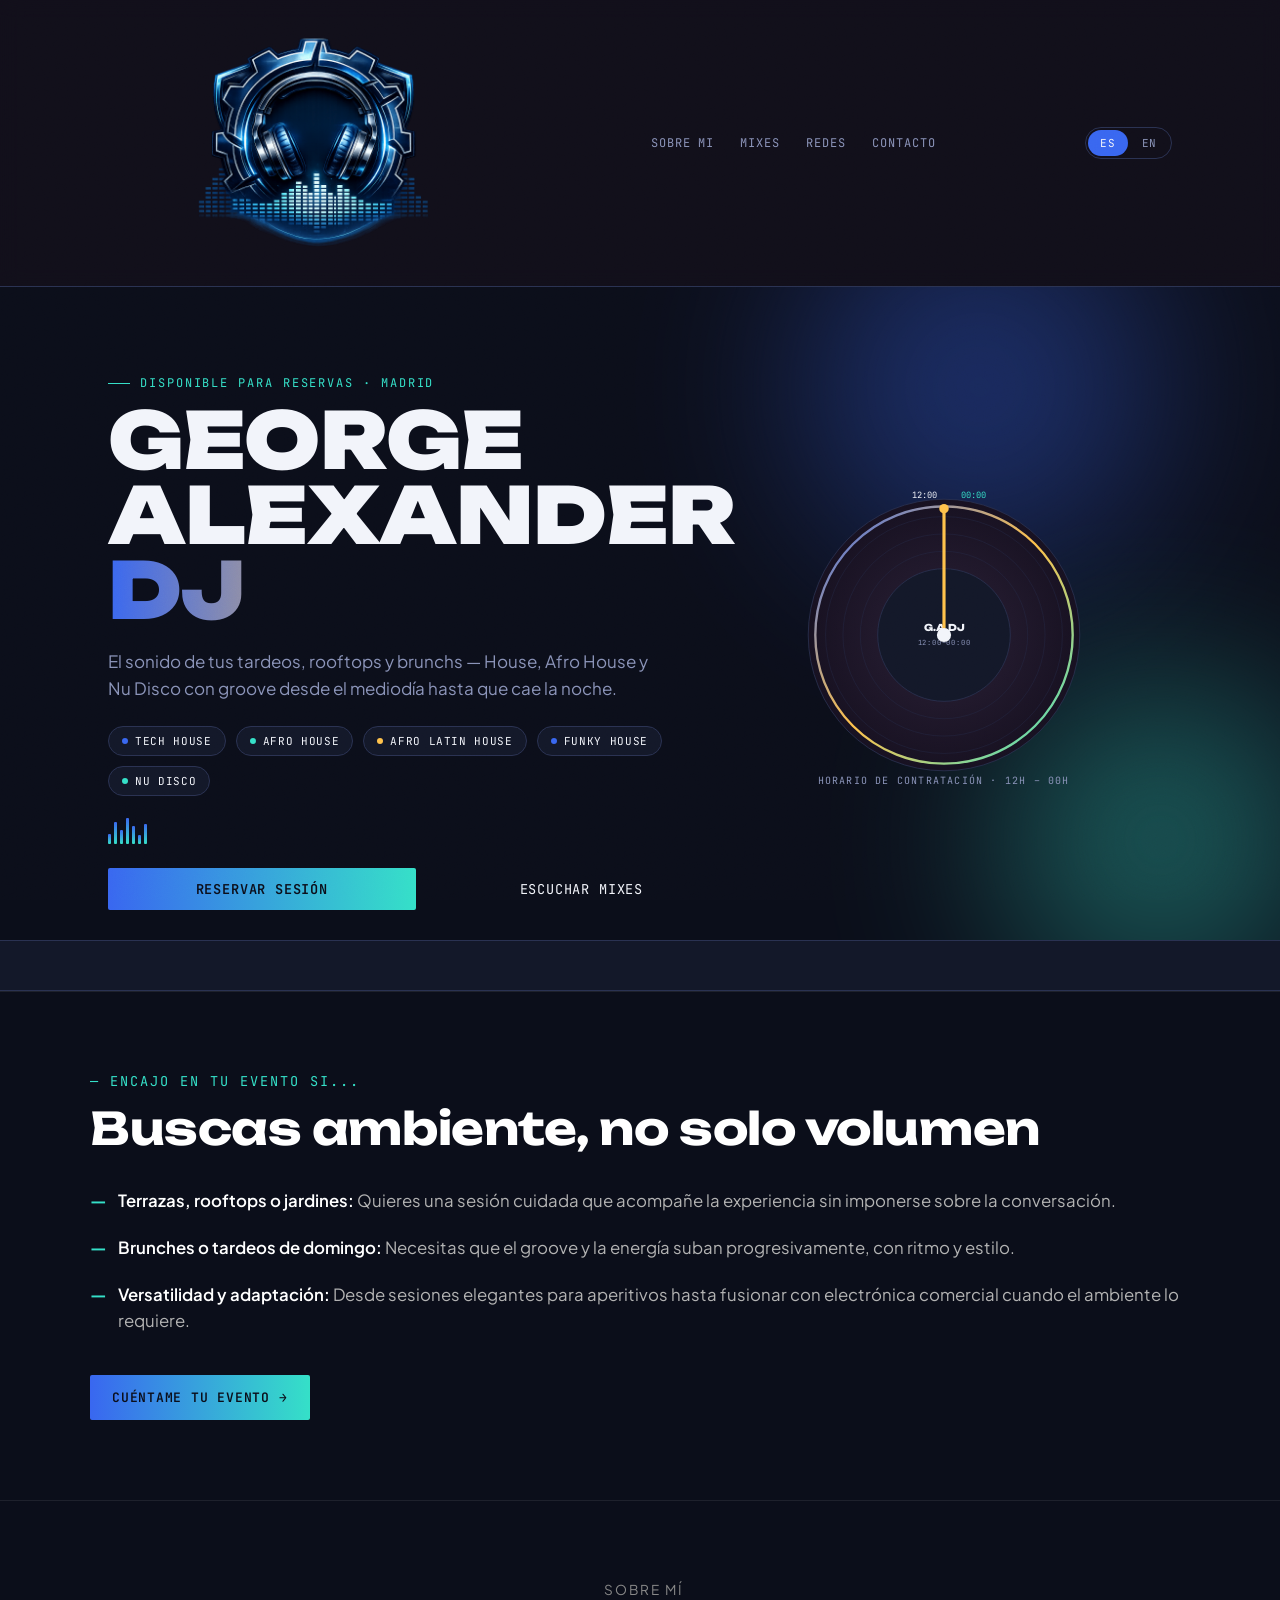
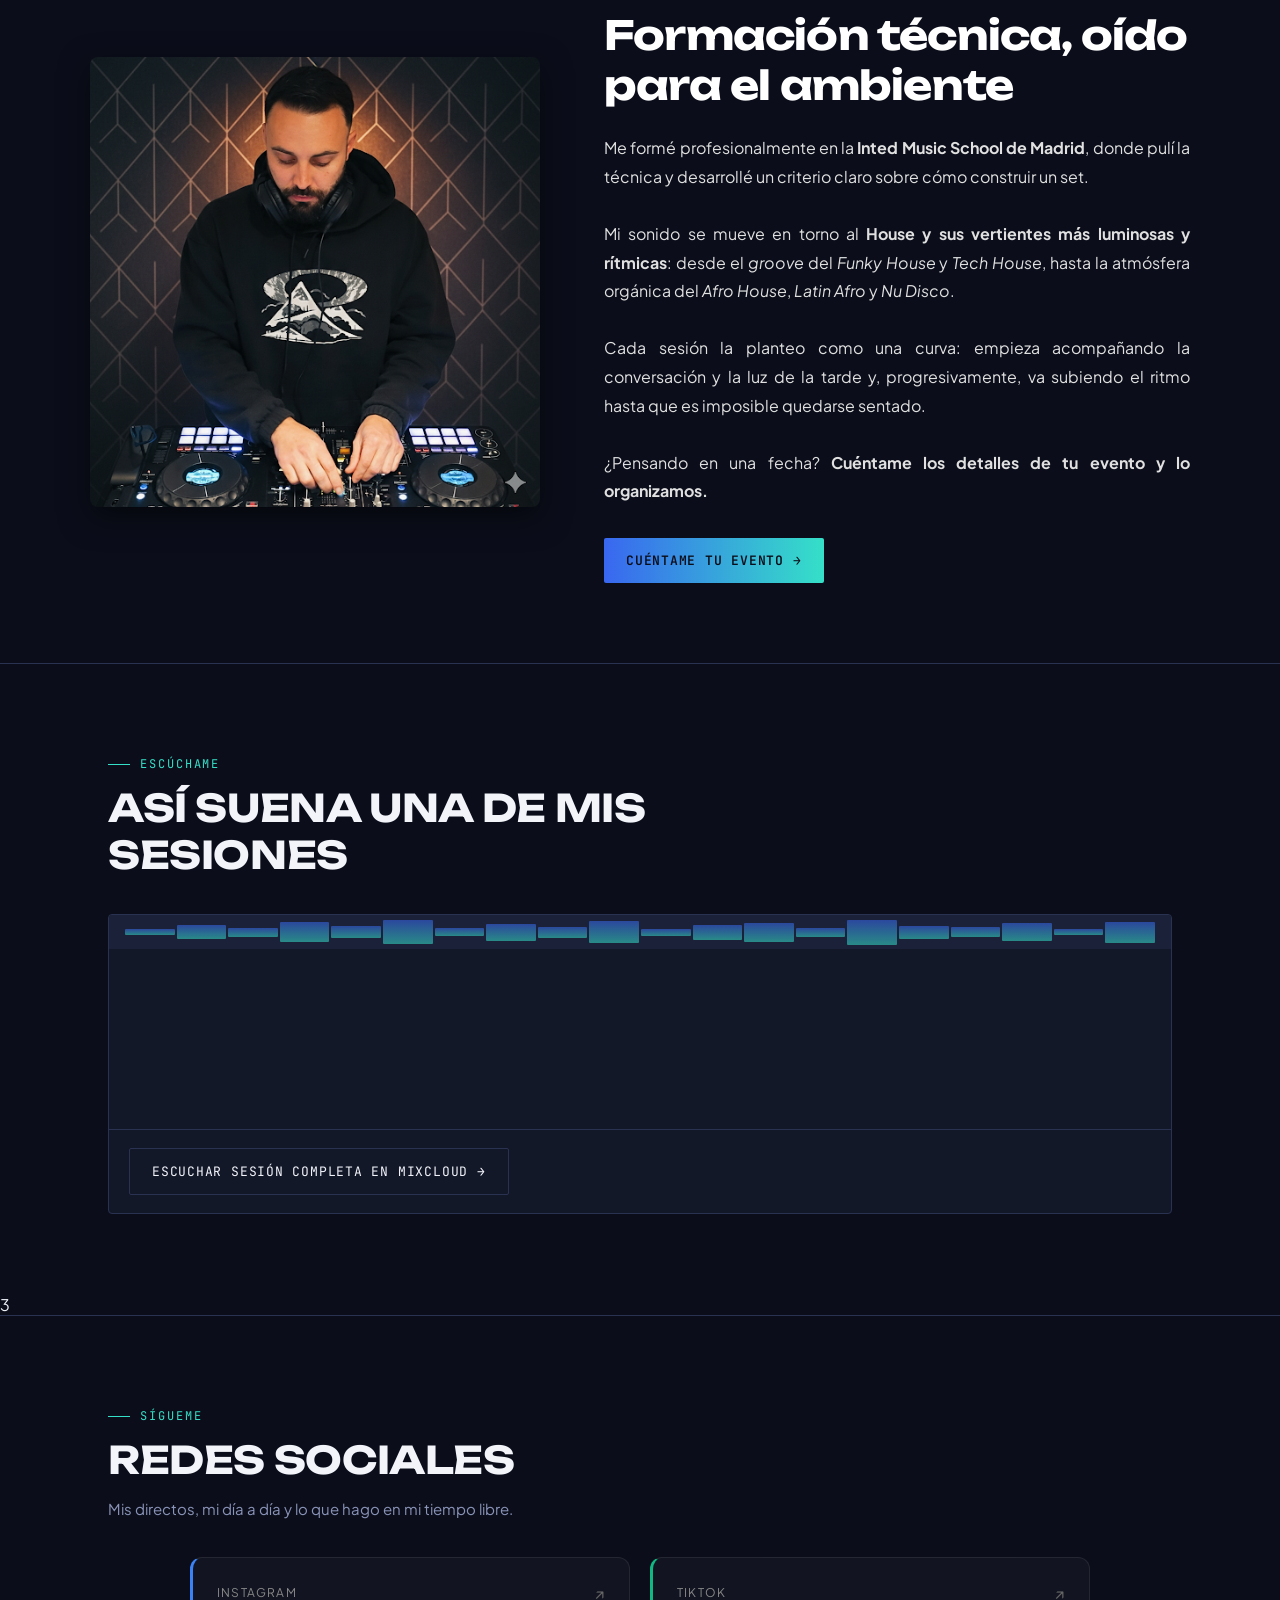
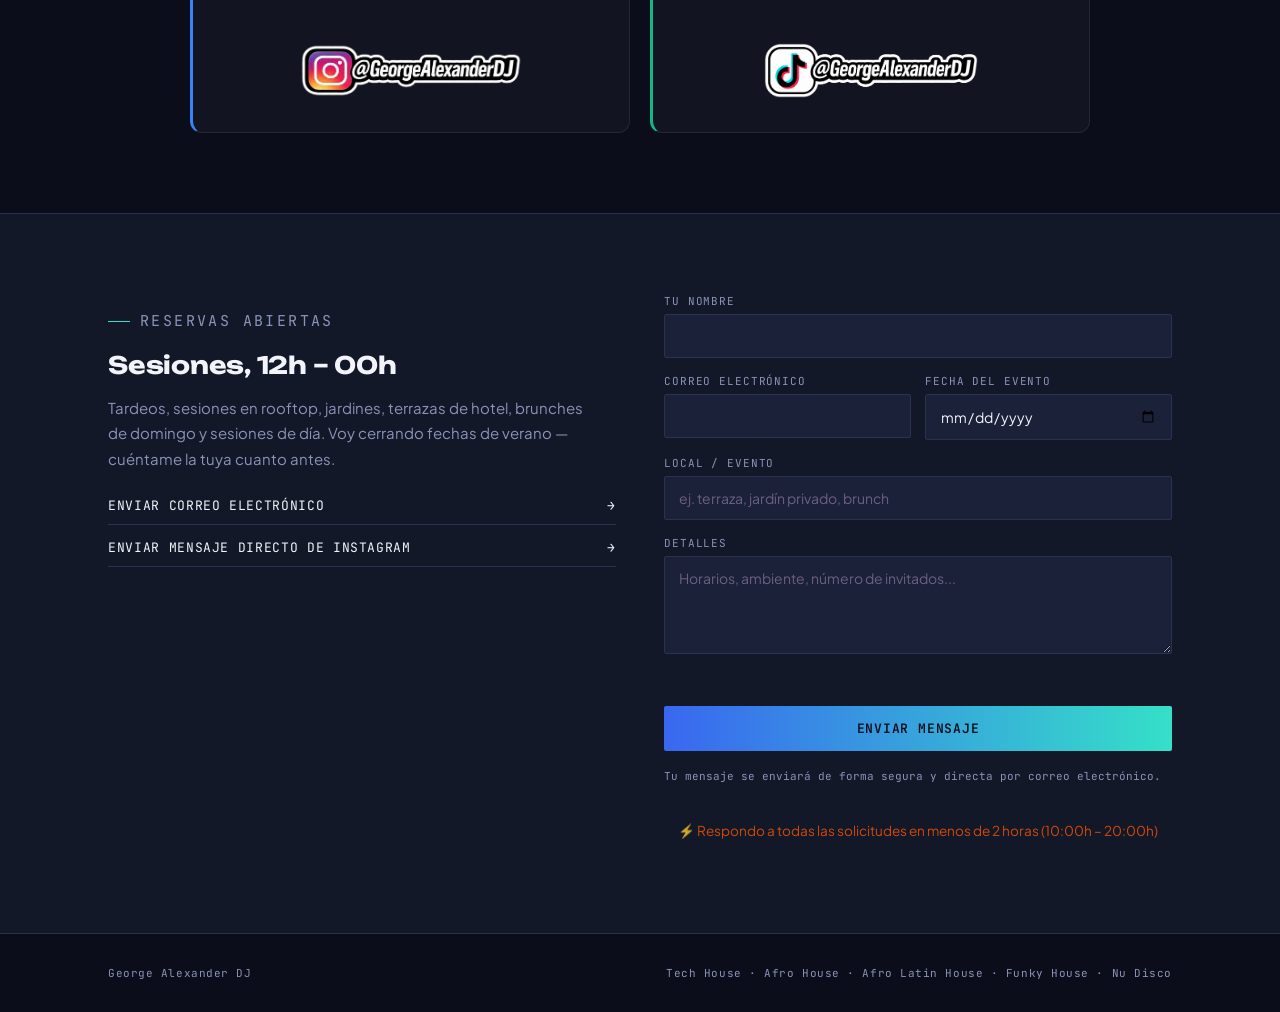
<file: index.html>
<!DOCTYPE html>
<html lang="es">

<head>
    <meta charset="UTF-8">
    <meta name="viewport" content="width=device-width, initial-scale=1.0">
    <meta property="og:type" content="website" />
    <meta property="og:title" content="George Alexander | DJ" />
    <meta property="og:description" content="Escucha mis últimos sets, fechas de eventos y música en vivo." />
    <meta property="og:url" content="https://georgealexanderdj.com/" />
    <meta property="og:image" content="https://georgealexanderdj.com/assets/img/Preview.png" />
    <meta name="twitter:card" content="summary_large_image" />
    <meta name="twitter:title" content="George Alexander | DJ & Music Producer" />
    <meta name="twitter:description" content="Escucha mis últimos sets, fechas de eventos y música en vivo." />
    <meta name="twitter:image" content="https://georgealexanderdj.com/assets/img/Preview.png" />
    <title id="page-title">George Alexander DJ — Web Oficial & Contratación</title>
    <link rel="preconnect" href="https://fonts.googleapis.com">
    <link rel="preconnect" href="https://fonts.gstatic.com" crossorigin>
    <link href="https://fonts.googleapis.com/css2?family=Unbounded:wght@300;400;600;800;900&family=Plus+Jakarta+Sans:wght@400;500;600;700&family=JetBrains+Mono:wght@400;500&display=swap" rel="stylesheet">
    <link rel="stylesheet" href="assets/css/style.css">
    <link rel="apple-touch-icon" sizes="180x180" href="assets/img/apple-touch-icon.png">
    <link rel="icon" type="image/png" sizes="32x32" href="assets/img/favicon-32x32.png">
    <link rel="icon" type="image/png" sizes="16x16" href="assets/img/favicon-16x16.png">
    <link rel="manifest" href="assets/img/site.webmanifest">
</head>

<body>

    <div data-include="includes/header.html"></div>
    <div data-include="includes/hero.html"></div>
    <div data-include="includes/marquee.html"></div>
    
    <div data-include="includes/fit.html"></div>
    
    <div data-include="includes/aboutme.html"></div>
    <div data-include="includes/mixes.html"></div>
    <div data-include="includes/socials.html"></div>
    <div data-include="includes/booking.html"></div>
    <div data-include="includes/footer.html"></div>

    <a href="#booking" id="sticky-booking-btn" class="sticky-cta-btn" aria-label="Reservar sesión">
        <span class="sticky-icon">⚡</span>
        <span class="sticky-text" data-i18n="sticky_booking">Reservar Sesión</span>
    </a>

    <script src="assets/js/main.js"></script>
    <script src="assets/js/contact.js"></script>
</body>

</html>
</file>
<file: assets/css/style.css>
:root {
              --bg: #0B0E1A;
              --bg-elev: #131829;
              --bg-elev-2: #1A2138;
              --paper: #F2F4FA;
              --muted: #8A93B8;
              --line: #2A3252;
              --blue: #3967F0;
              --cyan: #35E0C8;
              --amber: #FFC24B;
          }
          
          * {
              box-sizing: border-box;
          }
          
          html {
              scroll-behavior: smooth;
          }
          
          @media (prefers-reduced-motion: reduce) {
              html {
                  scroll-behavior: auto;
              }
              * {
                  animation-duration: 0.001ms !important;
                  transition-duration: 0.001ms !important;
              }
          }
          
          body {
              margin: 0;
              background: var(--bg);
              color: var(--paper);
              font-family: 'Plus Jakarta Sans', sans-serif;
              -webkit-font-smoothing: antialiased;
              position: relative;
          }
          /* film-grain overlay, ties the page to a printed flyer rather than a flat gradient */
          
          body::before {
              content: "";
              position: fixed;
              inset: 0;
              pointer-events: none;
              z-index: 200;
              opacity: 0.05;
              mix-blend-mode: overlay;
              background-image: url("data:image/svg+xml;utf8,<svg xmlns='http://www.w3.org/2000/svg' width='120' height='120'><filter id='n'><feTurbulence type='fractalNoise' baseFrequency='0.9' numOctaves='2' stitchTiles='stitch'/></filter><rect width='100%25' height='100%25' filter='url(%23n)'/></svg>");
          }
          
          a {
              color: inherit;
          }
          
          .wrap {
              max-width: 1120px;
              margin: 0 auto;
              padding: 0 28px;
          }
          
          h1,
          h2,
          h3 {
              font-family: 'Unbounded', sans-serif;
              margin: 0;
              letter-spacing: -0.01em;
          }
          
          .eyebrow {
              font-family: 'JetBrains Mono', monospace;
              font-size: 12px;
              letter-spacing: 0.16em;
              text-transform: uppercase;
              color: var(--cyan);
              display: flex;
              align-items: center;
              gap: 10px;
          }
          
          .eyebrow::before {
              content: "";
              width: 22px;
              height: 1px;
              background: var(--cyan);
              display: inline-block;
          }
          /* ---------- EQ BAR MOTIF ---------- */
          
          .eq {
              display: flex;
              align-items: flex-end;
              gap: 3px;
              height: 26px;
          }
          
          .eq span {
              width: 3px;
              border-radius: 1px;
              background: linear-gradient(180deg, var(--blue), var(--cyan));
              animation: eqbeat 1.3s ease-in-out infinite;
              transform-origin: bottom;
          }
          
          @keyframes eqbeat {
              0%,
              100% {
                  transform: scaleY(0.25);
              }
              50% {
                  transform: scaleY(1);
              }
          }
          
          .eq span:nth-child(1) {
              animation-delay: -0.1s;
              height: 10px;
          }
          
          .eq span:nth-child(2) {
              animation-delay: -0.6s;
              height: 22px;
          }
          
          .eq span:nth-child(3) {
              animation-delay: -0.9s;
              height: 14px;
          }
          
          .eq span:nth-child(4) {
              animation-delay: -0.3s;
              height: 26px;
          }
          
          .eq span:nth-child(5) {
              animation-delay: -1.1s;
              height: 18px;
          }
          
          .eq span:nth-child(6) {
              animation-delay: -0.4s;
              height: 9px;
          }
          
          .eq span:nth-child(7) {
              animation-delay: -0.8s;
              height: 20px;
          }
          
          @media (prefers-reduced-motion: reduce) {
              .eq span {
                  animation: none;
                  transform: scaleY(0.6);
              }
          }
          /* ---------- NAV ---------- */
          
          nav {
              position: sticky;
              top: 0;
              z-index: 50;
              background: rgba(20, 16, 27, 0.78);
              backdrop-filter: blur(10px);
              border-bottom: 1px solid var(--line);
          }
          
          nav .wrap {
              display: flex;
              align-items: center;
              justify-content: space-between;
              padding: 18px 28px;
          }
          
          .nav-name {
              display: flex;
              align-items: center;
              text-decoration: none;
          }
          
          .nav-logo {
              height: 250px;
              width: auto;
              display: block;
              margin-left: 18px;
          }
          
          @media(max-width:600px) {
              .nav-logo {
                  height: 64px;
                  margin-left: 10px;
              }
          }
          
          .nav-links {
              display: flex;
              gap: 26px;
              list-style: none;
              margin: 0;
              padding: 0;
              font-family: 'JetBrains Mono', monospace;
              font-size: 12px;
              text-transform: uppercase;
              letter-spacing: 0.08em;
          }
          
          .nav-links a {
              text-decoration: none;
              color: var(--muted);
              border-bottom: 1px solid transparent;
              padding-bottom: 2px;
              transition: color .2s, border-color .2s;
          }
          
          .nav-links a:hover,
          .nav-links a:focus-visible {
              color: var(--paper);
              border-color: var(--amber);
          }
          
          .nav-cta {
              font-family: 'JetBrains Mono', monospace;
              font-size: 12px;
              text-transform: uppercase;
              letter-spacing: 0.08em;
              background: linear-gradient(90deg, var(--blue), var(--cyan));
              color: #0B0E1A;
              font-weight: 600;
              padding: 9px 16px;
              text-decoration: none;
              border-radius: 2px;
          }
          
          @media(max-width:760px) {
              .nav-links {
                  display: none;
              }
          }
          
          .lang-switch {
              display: flex;
              border: 1px solid var(--line);
              border-radius: 999px;
              padding: 2px;
              gap: 2px;
          }
          
          .lang-btn {
              font-family: 'JetBrains Mono', monospace;
              font-size: 11px;
              letter-spacing: 0.06em;
              text-transform: uppercase;
              background: transparent;
              border: none;
              color: var(--muted);
              padding: 6px 12px;
              border-radius: 999px;
              cursor: pointer;
              transition: background .2s, color .2s;
          }
          
          .lang-btn.is-active {
              background: var(--blue);
              color: #F2F4FA;
          }
          
          .lang-btn:not(.is-active):hover {
              color: var(--paper);
          }
          
          .lang-btn:focus-visible {
              outline: 2px solid var(--cyan);
              outline-offset: 1px;
          }
          /* ---------- HERO ---------- */
          
          .hero {
              padding: 76px 0 30px;
              position: relative;
              overflow: hidden;
          }

          /* Contenedor de los botones */
        .hero-buttons { /* Cambia el nombre de la clase por el que uses en tu HTML */
            display: flex;
            flex-direction: row; /* Fuerza a que se coloquen en fila */
            gap: 12px; /* Espacio entre los dos botones */
            width: 100%;
            align-items: center;
        }

        /* Estilo individual para los botones en móviles */
        .hero-buttons .btn, 
        .hero-buttons a {
            flex: 1; /* Hace que ambos botones ocupen exactamente el 50% del espacio */
            text-align: center;
            padding: 12px 16px; /* Ajusta el padding interno para que el texto encaje cómodo */
            font-size: 0.85rem; /* Ajuste sutil de fuente si el texto es largo */
            white-space: nowrap; /* Evita que el texto del botón salte de línea */
        }
          
          .glow {
              position: absolute;
              border-radius: 50%;
              filter: blur(90px);
              opacity: 0.35;
              z-index: 0;
              animation: drift 18s ease-in-out infinite alternate;
          }
          
          .glow.g1 {
              width: 360px;
              height: 360px;
              background: var(--blue);
              top: -80px;
              right: 120px;
          }
          
          .glow.g2 {
              width: 320px;
              height: 320px;
              background: var(--cyan);
              bottom: -60px;
              right: -40px;
              animation-delay: -6s;
          }
          
          @keyframes drift {
              from {
                  transform: translate(0, 0);
              }
              to {
                  transform: translate(-24px, 20px);
              }
          }
          
          @media (prefers-reduced-motion: reduce) {
              .glow {
                  animation: none;
              }
          }
          
          .hero-grid {
              display: grid;
              grid-template-columns: 1.15fr 0.85fr;
              gap: 40px;
              align-items: center;
              position: relative;
              z-index: 1;
          }
          
          @media(max-width:860px) {
              .hero-grid {
                  grid-template-columns: 1fr;
              }
          }
          
          .hero h1 {
              font-size: clamp(42px, 6.6vw, 78px);
              line-height: 0.96;
              font-weight: 900;
              text-transform: uppercase;
          }
          
          .hero h1 .hl {
              background: linear-gradient(90deg, var(--blue), var(--amber) 50%, var(--cyan));
              -webkit-background-clip: text;
              background-clip: text;
              color: transparent;
              display: block;
          }
          
          .hero-sub {
              margin-top: 20px;
              font-size: 17px;
              line-height: 1.6;
              max-width: 46ch;
              color: var(--muted);
          }
          
          .genre-line {
              margin-top: 24px;
              display: flex;
              flex-wrap: wrap;
              gap: 10px;
          }
          
          .genre-tag {
              font-family: 'JetBrains Mono', monospace;
              font-size: 11px;
              text-transform: uppercase;
              letter-spacing: 0.06em;
              border: 1px solid var(--line);
              background: var(--bg-elev);
              padding: 7px 13px;
              border-radius: 999px;
              display: flex;
              align-items: center;
              gap: 7px;
              color: var(--paper);
          }
          
          .genre-tag i {
              width: 6px;
              height: 6px;
              border-radius: 50%;
              background: var(--blue);
              display: inline-block;
          }
          
          .genre-tag:nth-child(2) i {
              background: var(--cyan);
          }
          
          .genre-tag:nth-child(3) i {
              background: var(--amber);
          }
          
          .genre-tag:nth-child(4) i {
              background: var(--blue);
          }
          
          .genre-tag:nth-child(5) i {
              background: var(--cyan);
          }
          
          .hero-eq, 
            .eq {
                position: relative !important; /* Quita el posicionamiento flotante/absoluto */
                top: auto !important;
                left: auto !important;
                display: flex !important;
                align-items: flex-end;
                gap: 3px;
                height: 24px;
                margin-top: 24px;
                margin-bottom: 24px; /* Empuja los botones hacia abajo para no solaparse */
                z-index: 1;
            }

            /* Asegura que las barras del ecualizador mantengan su tamaño */
            .hero-eq span, 
            .eq span {
                width: 3px;
                background-color: var(--accent-color, #00f0ff); /* O el color cyan/turquesa de tu tema */
                display: inline-block;
            }

            /* Contenedor de botones en paralelo */
            .hero-buttons {
                display: flex;
                flex-direction: row;
                gap: 12px;
                width: 100%;
                align-items: center;
            }

            .hero-buttons .btn {
                flex: 1;
                text-align: center;
                padding: 12px 12px;
                font-size: 0.85rem;
                white-space: nowrap;
            }
          
          .hero-ctas {
              margin-top: 26px;
              display: flex;
              gap: 14px;
              flex-wrap: wrap;
          }
          
          .btn {
              display: inline-block;
              text-decoration: none;
              font-family: 'JetBrains Mono', monospace;
              font-size: 13px;
              text-transform: uppercase;
              letter-spacing: 0.06em;
              padding: 14px 22px;
              border-radius: 2px;
              transition: transform .15s ease, box-shadow .15s ease, background .15s ease;
          }
          
          .btn-primary {
              background: linear-gradient(90deg, var(--blue), var(--cyan));
              color: #0B0E1A;
              font-weight: 600;
          }
          
          .btn-primary:hover {
              transform: translateY(-2px);
              box-shadow: 0 8px 24px -6px rgba(57, 103, 240, 0.5);
          }
          
          .btn-outline {
              border: 1px solid var(--line);
              color: var(--paper);
          }
          
          .btn-outline:hover {
              border-color: var(--cyan);
              color: var(--cyan);
          }
          /* Signature: spinning vinyl dial marking the booking window */
          
          .dial-wrap {
              position: relative;
              aspect-ratio: 1/1;
              max-width: 380px;
              margin: 0 auto;
              z-index: 1;
          }
          
          .dial-wrap svg {
              width: 100%;
              height: 100%;
              position: relative;
              z-index: 1;
          }
          
          .dial-label {
              position: absolute;
              bottom: -8px;
              left: 50%;
              transform: translateX(-50%);
              font-family: 'JetBrains Mono', monospace;
              font-size: 10px;
              letter-spacing: 0.12em;
              text-transform: uppercase;
              color: var(--muted);
              white-space: nowrap;
          }
          
          .vinyl {
              animation: spin 20s linear infinite;
              transform-origin: 190px 190px;
          }
          
          .tonearm {
              transform-origin: 190px 190px;
              animation: sweep 24s linear infinite;
          }
          
          @keyframes spin {
              from {
                  transform: rotate(0deg);
              }
              to {
                  transform: rotate(360deg);
              }
          }
          
          @keyframes sweep {
              from {
                  transform: rotate(0deg);
              }
              to {
                  transform: rotate(360deg);
              }
          }
          
          @media (prefers-reduced-motion: reduce) {
              .vinyl,
              .tonearm {
                  animation: none;
              }
          }
          /* ---------- MARQUEE ---------- */
          
          .marquee {
              border-top: 1px solid var(--line);
              border-bottom: 1px solid var(--line);
              background: var(--bg-elev);
              overflow: hidden;
              white-space: nowrap;
              padding: 14px 0;
              position: relative;
              z-index: 1;
          }
          
          .marquee-track {
              display: inline-block;
              padding-left: 100%;
              animation: scroll 30s linear infinite;
          }
          
          .marquee span {
              font-family: 'Unbounded', sans-serif;
              font-weight: 600;
              font-size: 14px;
              margin: 0 26px;
              text-transform: uppercase;
              letter-spacing: 0.04em;
          }
          
          .marquee span.dot {
              color: var(--amber);
          }
          
          @keyframes scroll {
              0% {
                  transform: translateX(0);
              }
              100% {
                  transform: translateX(-100%);
              }
          }
          
          @media (prefers-reduced-motion: reduce) {
              .marquee-track {
                  animation: none;
                  padding-left: 0;
              }
          }
          
          section {
              padding: 80px 0;
              position: relative;
              z-index: 1;
          }
          
          .section-head {
              margin-bottom: 36px;
              max-width: 60ch;
          }
          
          .section-head h2 {
              font-size: clamp(26px, 3.6vw, 38px);
              margin-top: 10px;
              text-transform: uppercase;
          }
          /* ==========================================================================
            Fit / Event Fit Section
            ========================================================================== */
        .fit-section {
            padding: 80px 20px;
            border-top: 1px solid var(--border-color, rgba(255, 255, 255, 0.08));
            border-bottom: 1px solid var(--border-color, rgba(255, 255, 255, 0.08));
        }

        .fit-container {
            max-width: 1100px;
            margin: 0 auto;
            text-align: left;
        }

        .fit-eyebrow {
            display: block;
            font-family: 'JetBrains Mono', monospace;
            font-size: 0.85rem;
            text-transform: uppercase;
            letter-spacing: 2px;
            color: var(--cyan);
            margin-bottom: 12px;
        }

        .fit-title {
            font-family: 'Unbounded', sans-serif;
            font-size: clamp(1.8rem, 4vw, 2.8rem);
            font-weight: 700;
            line-height: 1.2;
            color: var(--text-main, #ffffff);
            margin-bottom: 32px;
        }

        .fit-list {
            list-style: none;
            padding: 0;
            margin: 0 0 40px 0;
            display: flex;
            flex-direction: column;
            gap: 20px;
        }

        .fit-list li {
            font-family: 'Plus Jakarta Sans', sans-serif;
            font-size: 1.05rem;
            line-height: 1.6;
            color: var(--text-muted, #b3b3b3);
            padding-left: 28px;
            position: relative;
        }

        /* Indicador decorativo para cada ítem de la lista */
        .fit-list li::before {
            content: "—";
            position: absolute;
            left: 0;
            top: 0;
            color: var(--cyan);
            font-weight: bold;
        }

        .fit-list li strong {
            color: var(--text-main, #ffffff);
            font-weight: 600;
        }

        .fit-cta-wrapper {
            margin-top: 32px;
        }

        /* Adaptación para pantallas pequeñas */
        @media (max-width: 600px) {
            .fit-section {
                padding: 60px 16px;
            }
            
            .fit-list {
                gap: 16px;
            }
        }
          /* ================= ABOUT ME ================= */
          
        .about-section {
            padding: 5rem 2rem;
            color: #ffffff;
        }
        
        .about-container {
            max-width: 1100px;
            margin: 0 auto;
            display: flex;
            gap: 4rem;
            align-items: center;
        }
        
        .about-image-wrapper {
            flex: 1;
            max-width: 450px;
            border-radius: 8px;
            overflow: hidden;
            box-shadow: 0 10px 30px rgba(0, 0, 0, 0.5);
        }
        
        .about-img {
            width: 100%;
            height: auto;
            vertical-align: top;
            /* Toque estético clubbing/underground */
            transition: filter 0.3s ease;
            background-color: #ffffff;
        }
        
        .about-img:hover {
            filter: grayscale(0%);
        }
        
        .about-content {
            flex: 1.2;
        }
        
        .about-eyebrow {
            display: block;
            font-size: 0.85rem;
            text-transform: uppercase;
            letter-spacing: 0.15em;
            color: #888888;
            margin-bottom: 0.75rem;
        }
        
        .about-title {
            font-size: 2.5rem;
            font-weight: 700;
            margin-bottom: 1.5rem;
            letter-spacing: -0.02em;
        }

        
        .aboutme-cta-wrapper {
            margin-top: 2rem;
            display: flex;
            justify-content: flex-start; /* Alineado a la izquierda con el texto */
        }

        /* En móviles se puede centrar si lo prefieres */
        @media (max-width: 768px) {
            .aboutme-cta-wrapper {
                justify-content: center;
            }
        }
        
        .bio-paragraph {
        display: block !important;
        line-height: 1.8 !important;        
        margin-bottom: 28px !important;     
        color: #e0e0e0 !important;          
        text-align: justify !important;
        }

        /* Un pequeño ajuste para que el último párrafo no tenga espacio de más abajo */
        .bio-paragraph:last-child {
            margin-bottom: 0 !important;
        }
          /* Responsivo para tablets y móviles */
          
          @media (max-width: 768px) {
              .about-container {
                  flex-direction: column;
                  gap: 2.5rem;
                  text-align: center;
              }
              .about-image-wrapper {
                  max-width: 350px;
                  margin: 0 auto;
              }
          }
          /* ---------- MIXES ---------- */
          
          .mixes {
              border-top: 1px solid var(--line);
          }
          
          .mix-embed {
              border: 1px solid var(--line);
              background: var(--bg-elev);
              border-radius: 4px;
              overflow: hidden;
          }
          
          .mix-waveform {
              height: 34px;
              display: flex;
              align-items: center;
              gap: 2px;
              padding: 0 16px;
              background: var(--bg-elev-2);
          }
          
          .mix-waveform i {
              flex: 1;
              background: linear-gradient(180deg, var(--blue), var(--cyan));
              opacity: 0.55;
              border-radius: 1px;
          }
          
          .mix-embed iframe {
              width: 100%;
              height: 180px;
              border: 0;
              display: block;
          }
          
          .mix-fallback {
              padding: 18px 20px;
              font-size: 14px;
              border-top: 1px solid var(--line);
              display: flex;
              justify-content: space-between;
              align-items: center;
              flex-wrap: wrap;
              gap: 10px;
              color: var(--muted);
          }
          /* ---------- SOCIALS ---------- */
          
          .section-sub {
              margin-top: 14px;
              font-size: 15px;
              line-height: 1.6;
              color: var(--muted);
              max-width: 48ch;
          }
          
          .socials {
              border-top: 1px solid var(--line);
          }
          
          /* El contenedor de las dos tarjetas */
            .social-grid {
                display: grid;
                grid-template-columns: repeat(auto-fit, minmax(280px, 1fr)); /* Evita que se estiren infinitamente */
                gap: 20px;
                max-width: 900px; /* Limita el ancho máximo del bloque para que no quede gigante */
                margin: 0 auto;   /* Lo centra en la pantalla */
            }

            /* La tarjeta base */
            .social-card {
                background: rgba(255, 255, 255, 0.03); /* Fondo sutil oscuro */
                border: 1px solid rgba(255, 255, 255, 0.08);
                border-radius: 12px;
                padding: 24px;
                display: flex;
                flex-direction: column;
                justify-content: space-between;
                text-decoration: none;
                transition: all 0.3s ease; /* Transición suave para el efecto hover */
            }

            /* Bordes de color personalizados que ya tienes (ejemplo Instagram) */
            .social-card.ig { border-left: 3px solid #3b82f6; } /* Color azul de tu captura */
            .social-card.tt { border-left: 3px solid #10b981; } /* Color verde de tu captura */

            /* Parte superior de la tarjeta (Plataforma + Flecha) */
            .card-header {
                display: flex;
                justify-content: space-between;
                align-items: center;
                margin-bottom: 30px;
            }

            .plat {
                font-size: 0.75rem;
                text-transform: uppercase;
                letter-spacing: 0.1em;
                color: #888;
            }

            .arrow {
                color: #666;
                transition: transform 0.3s ease;
            }

            /* Centro de la tarjeta donde está tu sticker con el @ */
            .card-body {
                display: flex;
                justify-content: center; /* Centra el sticker para eliminar el vacío negro */
                align-items: center;
                padding: 10px 0;
            }

            .social-sticker {
                max-height: 55px; /* Controla el tamaño para que no píxelee */
                width: auto;
                transition: transform 0.3s ease;
            }

            /* --- EFECTOS HOVER (Al pasar el ratón) --- */
            .social-card:hover {
                background: rgba(255, 255, 255, 0.07); /* Se aclara el fondo */
                transform: translateY(-4px); /* La tarjeta "flota" un poco */
                border-color: rgba(255, 255, 255, 0.2);
            }

            /* La flecha se mueve hacia arriba a la derecha */
            .social-card:hover .arrow {
                transform: translate(2px, -2px);
                color: #fff;
            }

            /* El sticker reacciona aumentando sutilmente de tamaño */
            .social-card:hover .social-sticker {
                transform: scale(1.05);
            }
          /* ---------- BOOKING ---------- */
          
          .booking {
              border-top: 1px solid var(--line);
              background: var(--bg-elev);
          }
          
          .booking-grid {
              display: grid;
              grid-template-columns: 1fr 1fr;
              gap: 48px;
          }
          
          @media(max-width:860px) {
              .booking-grid {
                  grid-template-columns: 1fr;
              }
          }
          
          .booking-copy p {
              font-size: 15px;
              line-height: 1.7;
              color: var(--muted);
              max-width: 44ch;
          }
          
          .contact-row {
              display: flex;
              flex-direction: column;
              gap: 14px;
              margin-top: 26px;
          }
          
          .contact-row a {
              font-family: 'JetBrains Mono', monospace;
              font-size: 13px;
              text-transform: uppercase;
              letter-spacing: 0.05em;
              text-decoration: none;
              color: var(--paper);
              border-bottom: 1px solid var(--line);
              padding-bottom: 10px;
              display: flex;
              justify-content: space-between;
              transition: border-color .2s, color .2s;
          }
          
          .contact-row a:hover {
              border-color: var(--amber);
              color: var(--amber);
          }
          
          form {
              display: flex;
              flex-direction: column;
              gap: 16px;
          }
          
          label {
              font-family: 'JetBrains Mono', monospace;
              font-size: 11px;
              text-transform: uppercase;
              letter-spacing: 0.08em;
              color: var(--muted);
          }
          
          input,
          textarea {
              font-family: 'Plus Jakarta Sans', sans-serif;
              font-size: 14px;
              padding: 12px 14px;
              border: 1px solid var(--line);
              background: var(--bg-elev-2);
              color: var(--paper);
              width: 100%;
              border-radius: 2px;
          }
          
          input::placeholder,
          textarea::placeholder {
              color: #6E5F80;
          }
          
          input:focus-visible,
          textarea:focus-visible {
              outline: 2px solid var(--cyan);
              outline-offset: 1px;
          }
          
          .field {
              display: flex;
              flex-direction: column;
              gap: 6px;
          }
          
          .field-row {
              display: grid;
              grid-template-columns: 1fr 1fr;
              gap: 14px;
          }
          
          @media(max-width:520px) {
              .field-row {
                  grid-template-columns: 1fr;
              }
          }
          
          .hp-field {
              position: absolute;
              left: -9999px;
              width: 1px;
              height: 1px;
              overflow: hidden;
          }
          
          .form-error {
              font-family: 'JetBrains Mono', monospace;
              font-size: 11px;
              color: var(--blue);
              margin: 0;
          }
          
          .submit-btn {
              font-family: 'JetBrains Mono', monospace;
              text-transform: uppercase;
              letter-spacing: 0.06em;
              font-size: 13px;
              background: linear-gradient(90deg, var(--blue), var(--cyan));
              color: #0B0E1A;
              font-weight: 600;
              border: none;
              padding: 14px 22px;
              cursor: pointer;
              border-radius: 2px;
              transition: transform .15s, box-shadow .15s;
          }
          
          .submit-btn:hover {
              transform: translateY(-2px);
              box-shadow: 0 8px 24px -6px rgba(53, 224, 200, 0.5);
          }
          
          .form-note {
              font-family: 'JetBrains Mono', monospace;
              font-size: 11px;
              color: var(--muted);
              margin-top: 2px;
          }
          
          footer {
              border-top: 1px solid var(--line);
              padding: 32px 0;
              position: relative;
              z-index: 1;
          }
          
          footer .wrap {
              display: flex;
              justify-content: space-between;
              flex-wrap: wrap;
              gap: 12px;
              font-family: 'JetBrains Mono', monospace;
              font-size: 11px;
              letter-spacing: 0.05em;
              color: var(--muted);
          }
          /* ---------- Sticky Booking CTA Button ---------- */
.sticky-cta-btn {
    position: fixed;
    bottom: 24px;
    right: 24px;
    background-color: #ff5500; /* Puedes usar tu color acento o dorado */
    color: #ffffff;
    padding: 12px 20px;
    border-radius: 50px;
    font-family: 'Plus Jakarta Sans', sans-serif;
    font-weight: 700;
    font-size: 0.9rem;
    text-decoration: none;
    display: flex;
    align-items: center;
    gap: 8px;
    box-shadow: 0 10px 25px rgba(255, 85, 0, 0.4);
    z-index: 999;
    opacity: 0;
    visibility: hidden;
    transform: translateY(20px);
    transition: all 0.3s cubic-bezier(0.16, 1, 0.3, 1);
}

.sticky-cta-btn.is-visible {
    opacity: 1;
    visibility: visible;
    transform: translateY(0);
}

.sticky-cta-btn:hover {
    transform: translateY(-3px) scale(1.02);
    box-shadow: 0 15px 30px rgba(255, 85, 0, 0.6);
}

@media (max-width: 768px) {
    .sticky-cta-btn {
        bottom: 16px;
        right: 16px;
        padding: 10px 16px;
        font-size: 0.85rem;
    }
}
</file>
